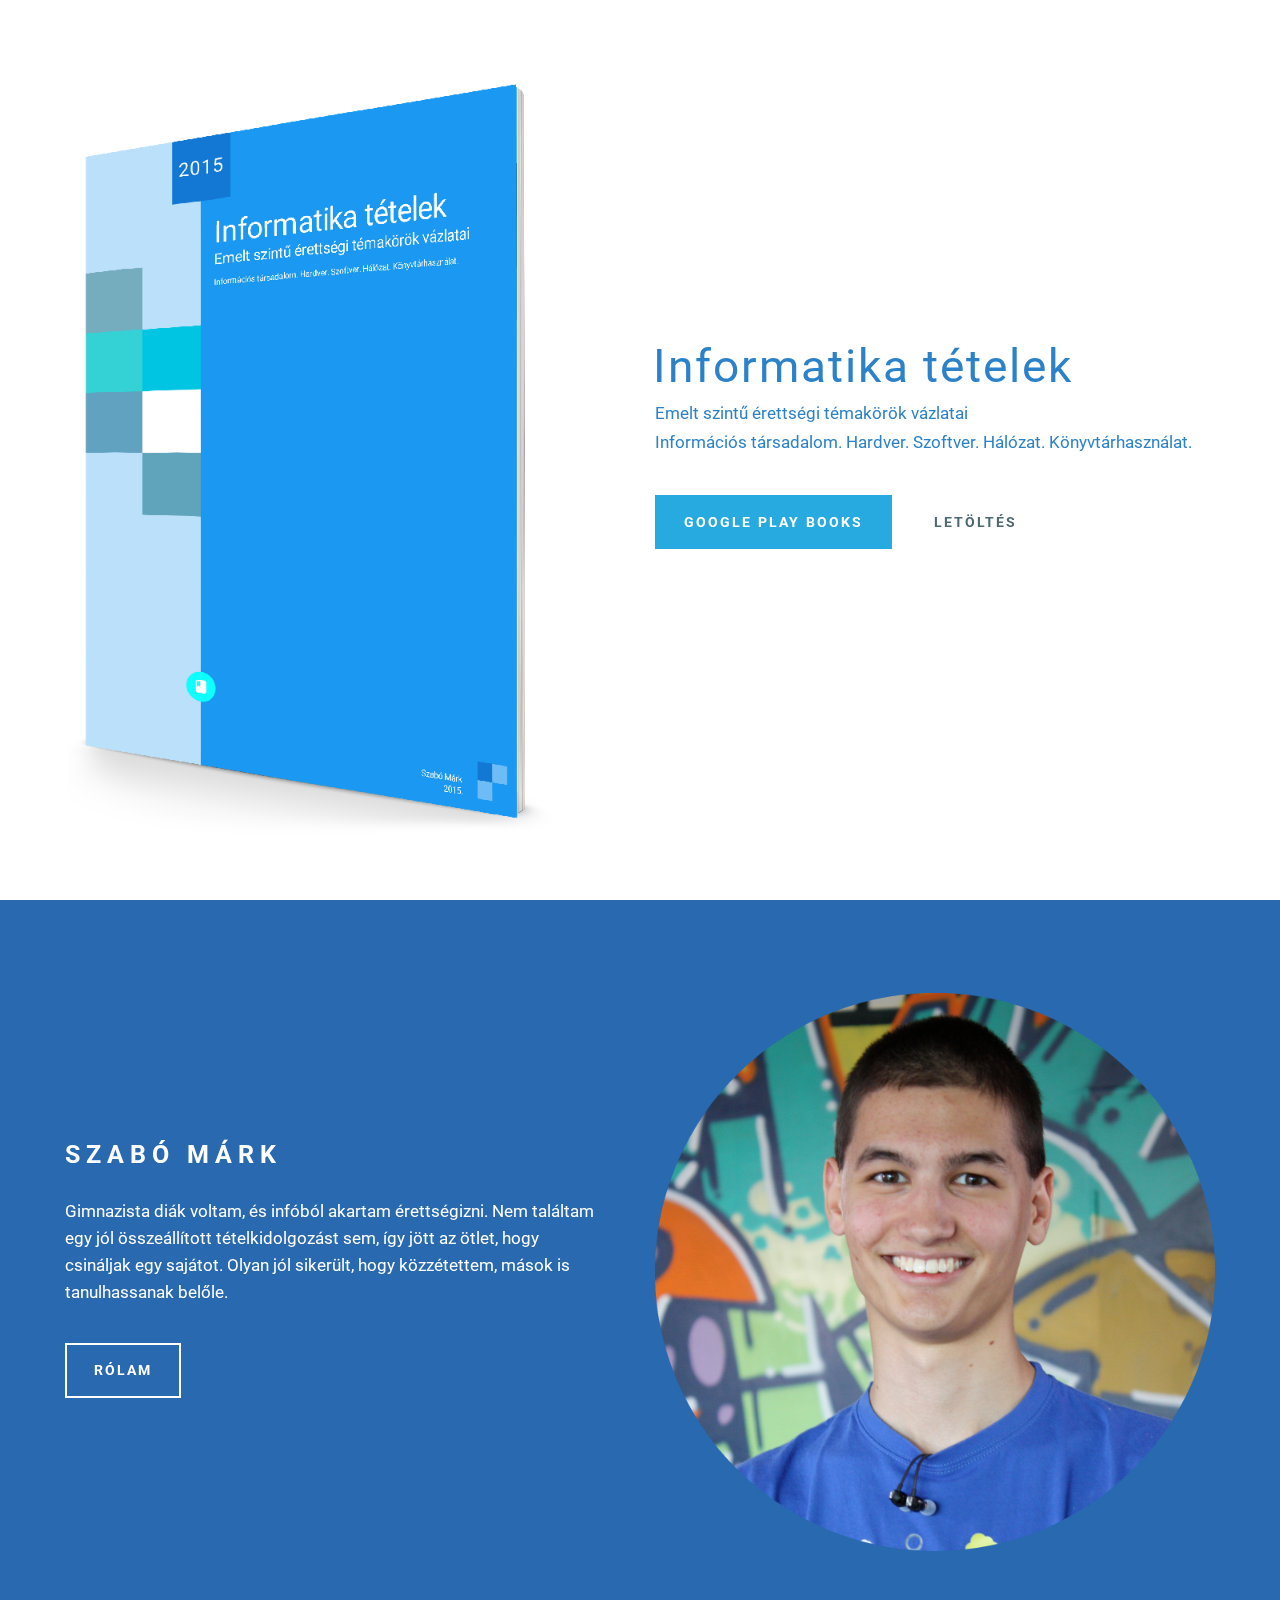
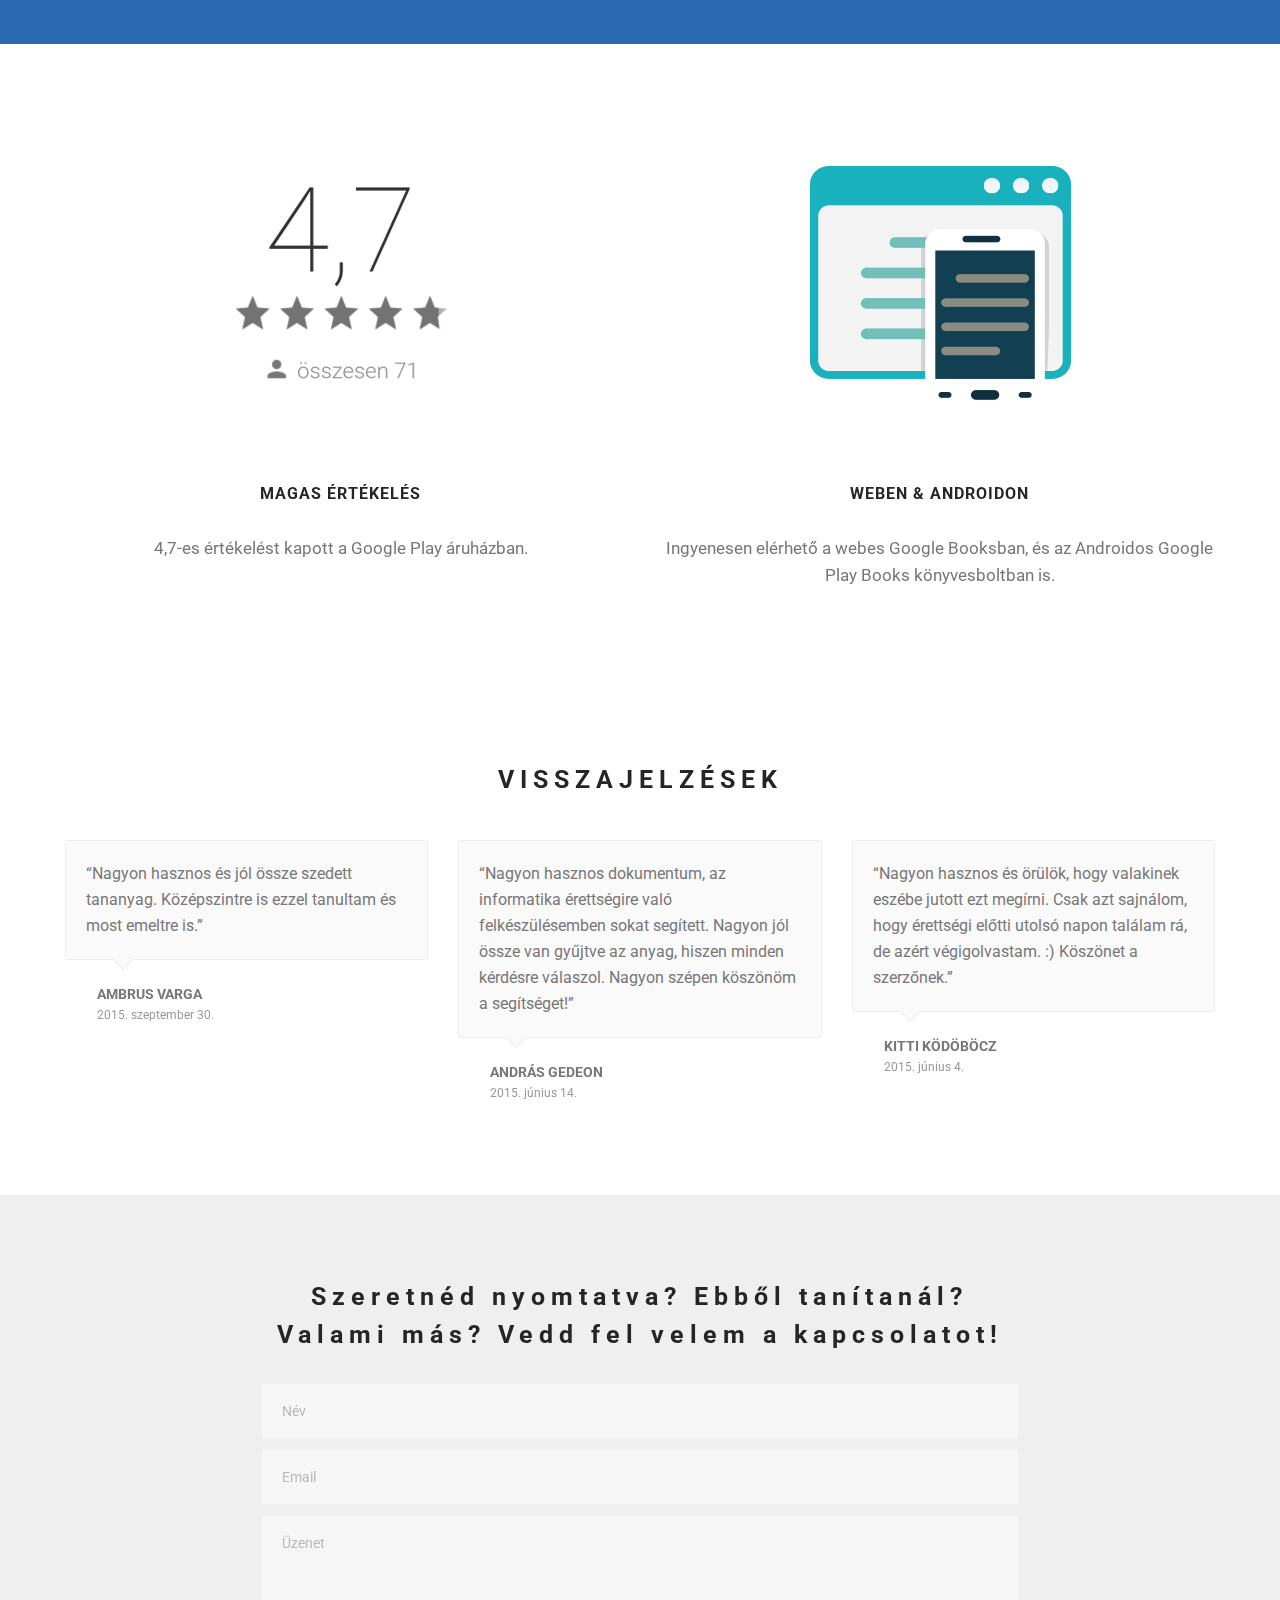
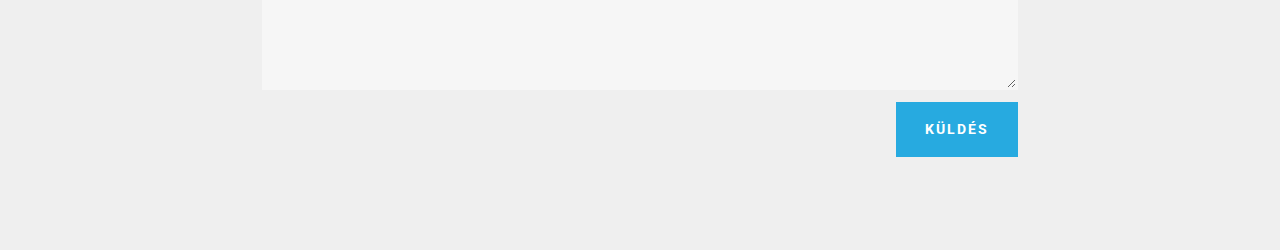
<file: book/index.html>
<!DOCTYPE html>
<html>
<head>
  <!-- Site made with Mobirise Website Builder v2.11.1, https://mobirise.com -->
  <meta charset="UTF-8">
  <meta http-equiv="X-UA-Compatible" content="IE=edge">
  <meta name="viewport" content="width=device-width, initial-scale=1">
  <link rel="shortcut icon" href="assets/images/m-1575x1575-82.png" type="image/x-icon">
  <meta name="description" content="Emelt szintű érettségi témakörök vázlatai. Információs társadalom. Hardver. Szoftver. Hálózat. Könyvtárhasználat.">  
  <meta name="keywords" content="informatika; tételek; érettségi; kidolgozott; kidolgozás; it; szabó márk;">
  <title>Informatika tételek</title>
  <link rel="stylesheet" href="https://fonts.googleapis.com/css?family=Roboto:700,400&amp;subset=cyrillic,latin,greek,vietnamese">
  <link rel="stylesheet" href="assets/bootstrap/css/bootstrap.min.css">
  <link rel="stylesheet" href="assets/animate.css/animate.min.css">
  <link rel="stylesheet" href="assets/mobirise/css/style.css">
  <link rel="stylesheet" href="assets/mobirise/css/mbr-additional.css" type="text/css">
  
  
  
</head>
<body>

<!-- Global site tag (gtag.js) - Google Analytics -->
<script async src="https://www.googletagmanager.com/gtag/js?id=UA-50143291-7"></script>
<script>
  window.dataLayer = window.dataLayer || [];
  function gtag(){dataLayer.push(arguments);}
  gtag('js', new Date());

  gtag('config', 'UA-50143291-7');
</script>
<!-- /Google Analytics -->


<section class="mbr-box mbr-section mbr-section--relative mbr-section--fixed-size mbr-section--full-height mbr-section--bg-adapted mbr-parallax-background" id="header1-1" style="background-image: url(assets/images/cover-copy-5000x2813-77.png);">
    <div class="mbr-box__magnet mbr-box__magnet--sm-padding mbr-box__magnet--center-left">
        
        <div class="mbr-box__container mbr-section__container container">
            <div class="mbr-box mbr-box--stretched"><div class="mbr-box__magnet mbr-box__magnet--center-left">
                <div class="row"><div class=" col-sm-6 col-sm-offset-6">
                    <div class="mbr-hero animated fadeInUp">
                        <h1 class="mbr-hero__text"><span style="font-weight: normal;">Informatika tételek</span></h1>
                        <p class="mbr-hero__subtext">Emelt szintű érettségi témakörök vázlatai<br>Információs társadalom. Hardver. Szoftver. Hálózat. Könyvtárhasználat.<br></p>
                    </div>
                    <div class="mbr-buttons btn-inverse mbr-buttons--left"><a class="mbr-buttons__btn btn btn-lg animated fadeInUp delay btn-info" href="https://play.google.com/store/books/details?id=eGClCQAAQBAJ">GOOGLE PLAY BOOKS</a> <a class="mbr-buttons__btn btn btn-lg animated fadeInUp delay btn-link" href="informatika_tetelek.pdf" onClick=”ga('send', 'event', 'Book', 'download', 'Book');”>LETÖLTÉS</a>  </div>
                </div></div>
            </div></div>
        </div>
        <div class="mbr-arrow mbr-arrow--floating text-center">
            <div class="mbr-section__container container">
                <a class="mbr-arrow__link" href="#msg-box5-6"><i class="glyphicon glyphicon-menu-down"></i></a>
            </div>
        </div>
    </div>
</section>

<section class="engine"><a rel="external" href="https://mobirise.com">responsive layout maker</a></section><section class="mbr-section mbr-section--relative" id="msg-box5-6" style="background-color: rgb(41, 105, 176);">
    
    <div class="mbr-section__container mbr-section__container--isolated container" style="padding-top: 93px; padding-bottom: 93px;">
        <div class="row">
            <div class="mbr-box mbr-box--fixed mbr-box--adapted">
                
                <div class="mbr-box__magnet mbr-class-mbr-box__magnet--center-left col-sm-6 mbr-section__left">
                    <div class="mbr-section__container mbr-section__container--middle">
                        <div class="mbr-header mbr-header--auto-align mbr-header--wysiwyg">
                            <h3 class="mbr-header__text">SZABÓ MÁRK</h3>
                            
                        </div>
                    </div>
                    <div class="mbr-section__container mbr-section__container--middle">
                        <div class="mbr-article mbr-article--auto-align mbr-article--wysiwyg"><p>Gimnazista diák voltam, és infóból akartam érettségizni. Nem találtam egy jól összeállított tételkidolgozást sem, így jött az ötlet, hogy csináljak egy sajátot. Olyan jól sikerült, hogy közzétettem, mások is tanulhassanak belőle.</p></div>
                    </div>
                    <div class="mbr-section__container">
                        <div class="mbr-buttons mbr-buttons--auto-align btn-inverse"><a class="mbr-buttons__btn btn btn-lg btn-default" href="http://marrk.me" target="_blank">RÓLAM</a></div>
                    </div>
                </div>
                <div class="mbr-box__magnet mbr-box__magnet--top-left mbr-section__right col-sm-6">
                    <figure class="mbr-figure mbr-figure--adapted mbr-figure--caption-inside-bottom mbr-figure--full-width"><img src="assets/images/img-5324-circle-2811x2800-78.png" class="mbr-figure__img"></figure>
                </div>
            </div>
        </div>
    </div>
</section>

<section class="mbr-section mbr-section--relative mbr-section--fixed-size" id="features1-5" style="background-color: rgb(255, 255, 255);">
    
    
    <div class="mbr-section__container container mbr-section__container--std-top-padding" style="padding-top: 93px;">
        <div class="mbr-section__row row">
            <div class="mbr-section__col col-xs-12 col-sm-6">
                <div class="mbr-section__container mbr-section__container--center mbr-section__container--middle">
                    <figure class="mbr-figure"><img src="assets/images/untitled-picture-300x300-11.png" class="mbr-figure__img"></figure>
                </div>
                <div class="mbr-section__container mbr-section__container--middle">
                    <div class="mbr-header mbr-header--reduce mbr-header--center mbr-header--wysiwyg">
                        <h3 class="mbr-header__text">MAGAS ÉRTÉKELÉS</h3>
                    </div>
                </div>
                <div class="mbr-section__container mbr-section__container--last" style="padding-bottom: 93px;">
                    <div class="mbr-article mbr-article--wysiwyg">
                        <p>4,7-es értékelést kapott a Google Play áruházban.</p>
                    </div>
                </div>
                
            </div>
            <div class="mbr-section__col col-xs-12 col-sm-6">
                <div class="mbr-section__container mbr-section__container--center mbr-section__container--middle">
                    <figure class="mbr-figure"><img src="assets/images/responsive.png" class="mbr-figure__img"></figure>
                </div>
                <div class="mbr-section__container mbr-section__container--middle">
                    <div class="mbr-header mbr-header--reduce mbr-header--center mbr-header--wysiwyg">
                        <h3 class="mbr-header__text">WEBEN &amp; ANDROIDON</h3>
                    </div>
                </div>
                <div class="mbr-section__container mbr-section__container--last" style="padding-bottom: 93px;">
                    <div class="mbr-article mbr-article--wysiwyg">
                        <p>Ingyenesen elérhető a webes Google Booksban, és az Androidos Google Play Books könyvesboltban is.</p>
                    </div>
                </div>
                
            </div>
            
            
            
            
            
            
            
        </div>
    </div>
</section>

<section class="mbr-section mbr-section--relative mbr-section--fixed-size" id="testimonials1-2" style="background-color: rgb(255, 255, 255);">
    <div>
        
        <div class="mbr-section__container mbr-section__container--std-padding container" style="padding-top: 93px; padding-bottom: 93px;">
            <div class="row">
                <div class="col-sm-12">
                    <h2 class="mbr-section__header">VISSZAJELZÉSEK</h2>
                    <ul class="mbr-reviews mbr-reviews--wysiwyg row">
                        <li class="mbr-reviews__item col-sm-6 col-md-4">
                            <div class="mbr-reviews__text"><p class="mbr-reviews__p">“Nagyon hasznos és jól össze szedett tananyag. Középszintre is ezzel tanultam és most emeltre is.”</p></div>
                            <div class="mbr-reviews__author mbr-reviews__author--short">
                                <div class="mbr-reviews__author-name">AMBRUS VARGA</div>
                                <div class="mbr-reviews__author-bio">2015. szeptember 30.</div>
                            </div>
                        </li><li class="mbr-reviews__item col-sm-6 col-md-4">
                            <div class="mbr-reviews__text"><p class="mbr-reviews__p">“Nagyon hasznos dokumentum, az informatika érettségire való felkészülésemben sokat segített. Nagyon jól össze van gyűjtve az anyag, hiszen minden kérdésre válaszol. Nagyon szépen köszönöm a segítséget!”</p></div>
                            <div class="mbr-reviews__author mbr-reviews__author--short">
                                <div class="mbr-reviews__author-name">ANDRÁS GEDEON</div>
                                <div class="mbr-reviews__author-bio">2015. június 14.</div>
                            </div>
                        </li><li class="mbr-reviews__item col-sm-6 col-md-4">
                            <div class="mbr-reviews__text"><p class="mbr-reviews__p">“Nagyon hasznos és örülök, hogy valakinek eszébe jutott ezt megírni. Csak azt sajnálom, hogy érettségi előtti utolsó napon találam rá, de azért végigolvastam. :) Köszönet a szerzőnek.”</p></div>
                            <div class="mbr-reviews__author mbr-reviews__author--short">
                                <div class="mbr-reviews__author-name">KITTI KÖDÖBÖCZ</div>
                                <div class="mbr-reviews__author-bio">2015. június 4.</div>
                            </div>
                        </li>
                    </ul>
                </div>
            </div>
        </div>
    </div>
</section>

<section class="mbr-section mbr-section--relative mbr-section--fixed-size" id="form1-7" style="background-color: rgb(239, 239, 239);">
    
    <div class="mbr-section__container mbr-section__container--std-padding container" style="padding-top: 93px; padding-bottom: 93px;">
        <div class="row">
            <div class="col-sm-12">
                <div class="row">
                    <div class="col-sm-8 col-sm-offset-2" data-form-type="formoid">
                        <div class="mbr-header mbr-header--center mbr-header--std-padding">
                            <h2 class="mbr-header__text">Szeretnéd nyomtatva? Ebből tanítanál? Valami más? Vedd fel velem a kapcsolatot!</h2>
                        </div>
                        <div data-form-alert="true">
                            <div class="hide" data-form-alert-success="true">Jelentkezni fogok!</div>
                        </div>
                        <form action="https://mobirise.com/" method="post" data-form-title="Szeretnéd nyomtatva? Ebből tanítanál? Valami más? Vedd fel velem a kapcsolatot!">
                            <input type="hidden" value="YLu/4CzFMUXSys/d5Dfz2LBLJ8MC3pn3tF6BpTOSemMn4ODb19GMmei5G4y9ssBDvicCbaha/Phr0POSlrvONeVu3VnEnTO/okP7t4cosna/g0eFQ4gM/txcdgZQeEy2" data-form-email="true">
                            <div class="form-group">
                                <input type="text" class="form-control" name="name" required="" placeholder="Név" data-form-field="Name">
                            </div>
                            <div class="form-group">
                                <input type="email" class="form-control" name="email" required="" placeholder="Email" data-form-field="Email">
                            </div>
                            
                            <div class="form-group">
                                <textarea class="form-control" name="message" rows="7" placeholder="Üzenet" data-form-field="Message"></textarea>
                            </div>
                            <div class="mbr-buttons mbr-buttons--right"><button type="submit" class="mbr-buttons__btn btn btn-lg btn-info">KÜLDÉS</button></div>
                        </form>
                    </div>
                </div>
            </div>
        </div>
    </div>
</section>


  <script src="assets/web/assets/jquery/jquery.min.js"></script>
  <script src="assets/bootstrap/js/bootstrap.min.js"></script>
  <script src="assets/smooth-scroll/SmoothScroll.js"></script>
  <script src="assets/jarallax/jarallax.js"></script>
  <!--[if lte IE 9]>
    <script src="assets/jquery-placeholder/jquery.placeholder.min.js"></script>
  <![endif]-->
  <script src="assets/mobirise/js/script.js"></script>
  <script src="assets/formoid/formoid.min.js"></script>
  
  
</body>
</html>
</file>
<file: book/assets/mobirise/css/mbr-additional.css>
#header1-1 P {
  color: #2c82c9;
  font-size: 17px;
}
#header1-1 H1 {
  color: #2c82c9;
}
#msg-box5-6 .mbr-header__text {
  color: #ffffff;
}
#msg-box5-6 .mbr-header__subtext {
  color: #ffffff;
}
#msg-box5-6 .mbr-article {
  color: #ffffff;
}
#features1-5 P {
  text-align: center;
}
</file>
<file: book/assets/mobirise/css/style.css>
.is-builder .animated {
  -webkit-animation-name: none !important;
  animation-name: none !important;
}
html {
  position: relative;
  min-height: 100%;
}
.mbr-embedded-video {
  position: relative;
}
.mbr-background-video,
.mbr-background-video-preview {
  bottom: 0;
  left: 0;
  overflow: hidden;
  position: absolute;
  right: 0;
  top: 0;
}
.mbr-parallax-background,
.mbr-background {
  background-attachment: fixed !important;
  background-position: 50% 0;
  background-repeat: no-repeat;
  background-size: cover !important;
}
.mbr-hidden-scrollbar .mbr-parallax-background {
  background-size: auto 130%;
}
.mobile .mbr-parallax-background {
  background-attachment: scroll !important;
}
.mbr-background {
  background-attachment: scroll !important;
}
.mbr-navbar {
  position: relative;
  width: 100%;
}
.mbr-navbar:before {
  content: "";
  display: block;
}
.mbr-navbar__brand-link:after,
.mbr-navbar__brand-img {
  max-height: 74px;
}
.mbr-navbar:before,
.mbr-navbar__container {
  height: 98px;
}
.mbr-navbar--ss .mbr-navbar__brand-link:after,
.mbr-navbar--ss .mbr-navbar__brand-img {
  height: 74px;
}
.mbr-navbar--ss:before,
.mbr-navbar--ss .mbr-navbar__container {
  height: 98px;
}
.mbr-navbar--xs .mbr-navbar__brand-link:after,
.mbr-navbar--xs .mbr-navbar__brand-img {
  height: 32px;
}
.mbr-navbar--xs:before,
.mbr-navbar--xs .mbr-navbar__container {
  height: 56px;
}
.mbr-navbar--s .mbr-navbar__brand-link:after,
.mbr-navbar--s .mbr-navbar__brand-img {
  height: 48px;
}
.mbr-navbar--s:before,
.mbr-navbar--s .mbr-navbar__container {
  height: 72px;
}
.mbr-navbar--m .mbr-navbar__brand-link:after,
.mbr-navbar--m .mbr-navbar__brand-img {
  height: 64px;
}
.mbr-navbar--m:before,
.mbr-navbar--m .mbr-navbar__container {
  height: 88px;
}
.mbr-navbar--l .mbr-navbar__brand-link:after,
.mbr-navbar--l .mbr-navbar__brand-img {
  height: 96px;
}
.mbr-navbar--l:before,
.mbr-navbar--l .mbr-navbar__container {
  height: 120px;
}
.mbr-navbar--xl .mbr-navbar__brand-link:after,
.mbr-navbar--xl .mbr-navbar__brand-img {
  height: 128px;
}
.mbr-navbar--xl:before,
.mbr-navbar--xl .mbr-navbar__container {
  height: 152px;
}
.mbr-navbar--short .mbr-navbar__brand-link:after,
.mbr-navbar--short .mbr-navbar__brand-img {
  height: 40px;
}
.mbr-navbar--short:before,
.mbr-navbar--short .mbr-navbar__container {
  height: 64px;
}
.mbr-navbar--short .mbr-navbar__container {
  padding: 12px 0;
}
@media (max-width: 767px) {
  .mbr-navbar--short .mbr-navbar__brand-link:after,
  .mbr-navbar--short .mbr-navbar__brand-img {
    height: 31px;
  }
  .mbr-navbar--short:before,
  .mbr-navbar--short .mbr-navbar__container {
    height: 45px;
  }
  .mbr-navbar--short .mbr-navbar__container {
    padding: 7px 0;
  }
}
.mbr-navbar__brand-img {
  position: relative;
}
.mbr-navbar__brand-img,
.mbr-navbar__container,
.mbr-navbar__section {
  -webkit-transition: all 300ms ease-in-out 0s;
  -o-transition: all 300ms ease-in-out 0s;
  transition: all 300ms ease-in-out 0s;
}
.mbr-navbar__section {
  background: #2c2c2c;
  height: auto;
  position: absolute;
  top: 0;
  width: 100%;
  z-index: 1000;
}
.mbr-navbar__container {
  display: table;
  padding: 12px 0;
  width: 100%;
}
.mbr-navbar__menu-box {
  display: table;
  width: 100%;
}
.mbr-navbar__menu-box--inline-left,
.mbr-navbar__menu-box--inline-center,
.mbr-navbar__menu-box--inline-right {
  display: block;
  text-align: left;
}
.mbr-navbar__menu-box--inline-center {
  text-align: center;
}
.mbr-navbar__menu-box--inline-right {
  text-align: right;
}
.mbr-navbar__column {
  display: table-cell;
  vertical-align: middle;
}
.mbr-navbar__column--xxs {
  width: 1%;
}
.mbr-navbar__column--xs {
  width: 10%;
}
.mbr-navbar__column--s {
  width: 20%;
}
.mbr-navbar__column--m {
  width: 30%;
}
.mbr-navbar__column--l {
  width: 40%;
}
.mbr-navbar__column--xl {
  width: 50%;
}
.mbr-navbar__menu-box--inline-left .mbr-navbar__column,
.mbr-navbar__menu-box--inline-center .mbr-navbar__column,
.mbr-navbar__menu-box--inline-right .mbr-navbar__column {
  display: inline-block;
}
.mbr-navbar__items {
  float: left;
  padding-left: 0px;
  position: relative;
  left: -20px;
}
.mbr-navbar__items--right {
  float: right;
  left: 0;
}
.float-left {
  float: left;
}
.mbr-navbar__item {
  display: block;
  float: left;
  position: relative;
}
.mbr-navbar__hamburger {
  display: none;
  margin-top: -11px;
  position: absolute;
  right: 0;
  top: 50%;
  z-index: 10000;
}
.mbr-navbar--collapsed .mbr-navbar__container {
  position: relative;
}
.mbr-navbar--collapsed .mbr-navbar__column {
  display: block;
  width: 100%;
}
.mbr-navbar--collapsed .mbr-navbar__items--right {
  padding-top: 13px;
}
.mbr-navbar--collapsed .mbr-navbar__menu {
  background: rgba(0, 0, 0, 0.9);
  display: none;
  height: 100%;
  left: 0;
  position: fixed;
  top: 0;
  width: 100%;
  z-index: 9999;
}
.mbr-navbar--collapsed .mbr-navbar__menu-box {
  display: table-cell;
  vertical-align: middle;
}
.mbr-navbar--collapsed .mbr-navbar__items {
  float: none;
}
.mbr-navbar--collapsed .mbr-navbar__item {
  float: none;
}
.mbr-navbar--collapsed .mbr-navbar__hamburger {
  display: block;
}
.mbr-navbar--collapsed.mbr-navbar--open .mbr-navbar__menu {
  display: table;
}
.mbr-navbar--collapsed.mbr-navbar--open:not(.mbr-navbar--sticky) .mbr-navbar__section {
  background: none;
  position: fixed;
}
.mbr-navbar--collapsed.mbr-navbar--open .mbr-navbar__brand {
  visibility: hidden;
}
.mbr-navbar--collapsed.mbr-navbar--sticky.mbr-navbar--open .mbr-navbar__brand {
  visibility: visible;
}
.mbr-navbar--collapsed.mbr-navbar--open .mbr-navbar__brand-img,
.mbr-navbar--collapsed.mbr-navbar--open .mbr-navbar__container {
  -webkit-transition: none;
  -o-transition: none;
  transition: none;
}
.mbr-navbar--freeze.mbr-navbar--collapsed.mbr-navbar--open .mbr-navbar__hamburger,
.mbr-navbar--freeze.mbr-navbar--collapsed.mbr-navbar--open .mbr-navbar__hamburger:hover {
  color: #fff !important;
}
.mbr-navbar--sticky .mbr-navbar__section {
  position: fixed;
}
.mbr-navbar--absolute {
  position: absolute;
}
/* fix for popup menu conflict */
@media (max-width: 480px) {
  .mbr-navbar--absolute.mbr-navbar[id^=menu-] {
    position: absolute;
  }
}
.mbr-navbar--transparent .mbr-navbar__section {
  background: none;
}
.mbr-navbar--stuck .mbr-navbar__section,
.mbr-navbar--relative .mbr-navbar__section {
  background: #2c2c2c;
}
@media (max-width: 991px) {
  .mbr-navbar--auto-collapse .mbr-navbar__container {
    position: relative;
  }
  .mbr-navbar--auto-collapse .mbr-navbar__column {
    display: block;
    width: 100%;
  }
  .mbr-navbar__column {
    max-height: 100vh;
    overflow-x: hidden;
    overflow-y:auto;
  }
  .mbr-navbar__column::-webkit-scrollbar {
    display:none;
  }
  .mbr-navbar--auto-collapse .mbr-navbar__items--right {
    padding-top: 13px;
  }
  .mbr-navbar--auto-collapse .mbr-navbar__menu {
    background: rgba(0, 0, 0, 0.9);
    display: none;
    height: 100%;
    left: 0;
    position: fixed;
    top: 0;
    width: 100%;
    z-index: 9999;
  }
  .mbr-navbar--auto-collapse .mbr-navbar__menu-box {
    display: table-cell;
    vertical-align: middle;
  }
  .mbr-navbar--auto-collapse .mbr-navbar__items {
    float: none;
  }
  .mbr-navbar--auto-collapse .mbr-navbar__item {
    float: none;
  }
  .mbr-navbar--auto-collapse .mbr-navbar__hamburger {
    display: block;
  }
  .mbr-navbar--auto-collapse.mbr-navbar--open .mbr-navbar__menu {
    display: table;
  }
  .mbr-navbar--auto-collapse.mbr-navbar--open:not(.mbr-navbar--sticky) .mbr-navbar__section {
    background: none;
    position: fixed;
  }
  .mbr-navbar--auto-collapse.mbr-navbar--open .mbr-navbar__brand {
    visibility: hidden;
  }
  .mbr-navbar--auto-collapse.mbr-navbar--sticky.mbr-navbar--open .mbr-navbar__brand {
    visibility: visible;
  }
  .mbr-navbar--auto-collapse.mbr-navbar--open .mbr-navbar__brand-img,
  .mbr-navbar--auto-collapse.mbr-navbar--open .mbr-navbar__container {
    -webkit-transition: none;
    -o-transition: none;
    transition: none;
  }
}
.mbr-after-navbar:before {
  content: "";
  display: block;
  height: 98px;
}
.mbr-hamburger {
  cursor: pointer;
  height: 23px;
  width: 30px;
}
.mbr-hamburger:focus {
  outline: none;
}
.mbr-hamburger__line,
.mbr-hamburger__line:before,
.mbr-hamburger__line:after {
  content: "";
  position: absolute;
  display: block;
  height: 1px;
  cursor: pointer;
}
.mbr-hamburger__line,
.mbr-hamburger__line:before,
.mbr-hamburger__line:after {
  width: 30px;
  border-bottom: 5px solid;
  top: 9px;
}
.mbr-hamburger__line:before {
  top: -9px;
}
.mbr-hamburger__line:after {
  top: 9px;
}
.mbr-hamburger__line,
.mbr-hamburger__line:before,
.mbr-hamburger__line:after {
  -webkit-transition: all 300ms ease-in-out;
  transition: all 300ms ease-in-out;
}
.mbr-hamburger--open .mbr-hamburger__line {
  border-color: transparent;
}
.mbr-hamburger--open .mbr-hamburger__line:before,
.mbr-hamburger--open .mbr-hamburger__line:after {
  top: 0;
}
.mbr-hamburger--open .mbr-hamburger__line:before {
  -ms-transform: rotate(45deg);
  -webkit-transform: rotate(45deg);
  transform: rotate(45deg);
}
.mbr-hamburger--open .mbr-hamburger__line:after {
  top: 10px;
  -ms-transform: translatey(-10px) rotate(-45deg);
  -webkit-transform: translatey(-10px) rotate(-45deg);
  transform: translatey(-10px) rotate(-45deg);
}
@media (max-width: 767px) {
  .mbr-hamburger {
    height: 23px;
    width: 27px;
  }
  .mbr-hamburger__line,
  .mbr-hamburger__line:before,
  .mbr-hamburger__line:after {
    width: 27px;
    border-bottom: 4px solid;
    top: 9px;
  }
  .mbr-hamburger__line:before {
    top: -9px;
  }
  .mbr-hamburger__line:after {
    top: 9px;
  }
}
.mbr-brand {
  display: block;
  float: left;
  position: relative;
}
.mbr-brand,
.mbr-brand:hover {
  text-decoration: none;
}
.mbr-brand__name {
  display: block;
  font-weight: bold;
  margin-top: 5px;
  text-align: center;
}
.mbr-brand__name,
.mbr-brand__name:hover {
  text-decoration: none;
}
.mbr-brand--inline {
  display: table;
}
.mbr-brand--inline:after {
  content: "";
  display: table-cell;
  width: 1px;
}
.mbr-brand--inline .mbr-brand__logo,
.mbr-brand--inline .mbr-brand__name {
  display: table-cell;
  vertical-align: middle;
}
.mbr-brand--inline .mbr-brand__logo {
  padding-right: 10px;
}
.mbr-brand--inline .mbr-brand__name {
  margin: 0;
  text-align: left;
}
.mbr-form {
  display: table;
  margin-top: -13px;
  position: relative;
  top: 14px;
  width: 100%;
}
.mbr-form__left,
.mbr-form__right {
  display: table-cell;
  vertical-align: top;
}
.mbr-form__left {
  padding-right: 3px;
}
.mbr-form__right {
  width: 1px;
}
@media (max-width: 530px) {
  .mbr-form {
    display: block;
    margin-top: -27px;
    position: relative;
    top: 26px;
  }
  .mbr-form__left,
  .mbr-form__right {
    display: block;
  }
  .mbr-form__left {
    margin-bottom: 12px;
    padding-right: 0;
  }
  .mbr-form__right {
    width: 100%;
  }
}
.mbr-section {
  padding: 0 20px;
}
.mbr-section--no-padding {
  padding: 0;
}
.mbr-section--relative {
  position: relative;
}
.mbr-section--fixed-size {
  overflow: hidden;
}
.mbr-section--full-height {
  height: 100vh;
}
.mbr-section--full-height.mbr-after-navbar:before {
  display: none;
}
.mbr-section--bg-adapted {
  background-attachment: scroll;
  background-position: 50% 0;
  background-repeat: no-repeat;
  background-size: cover;
}
.mbr-section--gray {
  background-color: #444444;
}
.mbr-section--light-gray {
  background-color: #f0f0f0;
}
.mbr-section--dark-gray {
  background-color: #3c3c3c;
}
.mbr-section__container {
  padding: 0;
  position: relative;
  z-index: 3;
}
.mbr-section__container--center {
  text-align: center;
}
.mbr-section__container--std-padding {
  padding: 93px 0;
}
.mbr-section__container--std-top-padding {
  padding-top: 93px;
}
.mbr-section__container--std-bot-padding {
  padding-bottom: 93px;
}
.mbr-section__container--sm-padding {
  padding: 41px 0;
}
.mbr-section__container--sm-top-padding {
  padding-top: 41px;
}
.mbr-section__container--sm-bot-padding {
  padding-bottom: 41px;
}
.mbr-section__container--isolated {
  padding-bottom: 93px;
  padding-top: 93px;
}
.mbr-section__container--first {
  padding-top: 93px;
  padding-bottom: 41px;
}
.mbr-section__container--middle {
  padding-bottom: 41px;
}
.mbr-section__container--last {
  padding-bottom: 93px;
}
.mbr-section__row {
  margin-left: -24px;
  margin-right: -24px;
}
.mbr-section__col {
  overflow: hidden;
  padding-left: 24px;
  padding-right: 24px;
}
.mbr-section__left {
  padding-right: 40px;
}
.mbr-section__right {
  padding-left: 15px;
}
.mbr-section__header {
  line-height: 1.5em;
  margin: -10px 0 0;
  text-align: center;
}
@media (min-width: 768px) {
  .mbr-section--short-paddings .mbr-section__container--std-padding {
    padding: 59px 0;
  }
  .mbr-section--short-paddings .mbr-section__container--std-top-padding {
    padding-top: 59px;
  }
  .mbr-section--short-paddings .mbr-section__container--std-bot-padding {
    padding-bottom: 59px;
  }
  .mbr-section--short-paddings .mbr-section__container--sm-padding {
    padding: 41px 0;
  }
  .mbr-section--short-paddings .mbr-section__container--sm-top-padding {
    padding-top: 41px;
  }
  .mbr-section--short-paddings .mbr-section__container--sm-bot-padding {
    padding-bottom: 41px;
  }
  .mbr-section--short-paddings .mbr-section__container--isolated {
    padding-bottom: 59px;
    padding-top: 59px;
  }
  .mbr-section--short-paddings .mbr-section__container--first {
    padding-top: 59px;
    padding-bottom: 41px;
  }
  .mbr-section--short-paddings .mbr-section__container--middle {
    padding-bottom: 41px;
  }
  .mbr-section--short-paddings .mbr-section__container--last {
    padding-bottom: 59px;
  }
}
@media (max-width: 767px) {
  .mbr-section__left {
    padding-right: 15px;
  }
  .mbr-section__right {
    padding-left: 15px;
    padding-top: 51px;
  }
}
.mbr-arrow {
  bottom: 71px;
  left: 0;
  line-height: 1px;
  padding: 0 20px;
  position: absolute;
  width: 100%;
  z-index: 3;
}
.mbr-arrow__link {
  display: inline-block;
  font-size: 26px;
}
.mbr-arrow__link,
.mbr-arrow__link:hover,
.mbr-arrow__link:focus {
  color: #fff;
}
.mbr-arrow--floating .mbr-arrow__link {
  -webkit-animation: floating-arrow 1.6s infinite ease-in-out 0s;
  -o-animation: floating-arrow 1.6s infinite ease-in-out 0s;
  animation: floating-arrow 1.6s infinite ease-in-out 0s;
}
@-webkit-keyframes floating-arrow {
  from {
    -webkit-transform: translateY(0);
    transform: translateY(0);
  }
  65% {
    -webkit-transform: translateY(11px);
    transform: translateY(11px);
  }
  to {
    -webkit-transform: translateY(0);
    transform: translateY(0);
  }
}
@-o-keyframes floating-arrow {
  from {
    -webkit-transform: translateY(0);
    transform: translateY(0);
  }
  65% {
    -webkit-transform: translateY(11px);
    transform: translateY(11px);
  }
  to {
    -webkit-transform: translateY(0);
    transform: translateY(0);
  }
}
@keyframes floating-arrow {
  from {
    -webkit-transform: translateY(0);
    transform: translateY(0);
  }
  65% {
    -webkit-transform: translateY(11px);
    transform: translateY(11px);
  }
  to {
    -webkit-transform: translateY(0);
    transform: translateY(0);
  }
}
.mbr-arrow--dark .mbr-arrow__link,
.mbr-arrow--dark .mbr-arrow__link:hover,
.mbr-arrow--dark .mbr-arrow__link:focus {
  color: #252525;
}
@media (max-width: 767px) {
  .mbr-arrow {
    bottom: 41px;
  }
}
@media (max-width: 320px) {
  .mbr-arrow {
    bottom: 21px;
    text-align: center;
  }
}
@media all and (device-width: 320px) and (device-height: 568px) and (orientation: portrait) {
  .mbr-arrow {
    bottom: 31px;
  }
}
.mbr-box {
  display: table;
  width: 100%;
}
.mbr-box--fixed {
  table-layout: fixed;
}
.mbr-box--stretched {
  height: 100%;
}
.mbr-box__magnet {
  display: table-cell;
  float: none;
  height: 100%;
  margin-bottom: 0;
  margin-top: 0;
  text-align: center;
  vertical-align: middle;
}
.mbr-box__magnet--sm-padding {
  padding: 41px 0;
}
.mbr-box__magnet--top-left,
.mbr-box__magnet--top-center,
.mbr-box__magnet--top-right {
  vertical-align: top;
}
.mbr-box__magnet--bottom-left,
.mbr-box__magnet--bottom-center,
.mbr-box__magnet--bottom-right {
  vertical-align: bottom;
}
.mbr-box__magnet--top-left,
.mbr-box__magnet--center-left,
.mbr-box__magnet--bottom-left {
  text-align: left;
}
.mbr-box__magnet--top-right,
.mbr-box__magnet--center-right,
.mbr-box__magnet--bottom-right {
  text-align: right;
}
.mbr-box__container {
  height: 50%;
}
@media (max-width: 767px) {
  .mbr-box__container {
    height: 100%;
  }
  .mbr-box--adapted {
    display: block;
  }
  .mbr-box--adapted > .mbr-box__magnet {
    display: block;
    height: auto;
  }
}
.mbr-overlay {
  background: #222;
  bottom: 0;
  left: 0;
  position: absolute;
  right: 0;
  top: 0;
  z-index: 2;
}
.mbr-google-map__marker {
  color: #252525;
  display: none;
  margin: 0;
}
.mbr-google-map--loaded .mbr-google-map__marker {
  display: block;
}
.mbr-hero {
  color: #fff;
  position: relative;
}
.mbr-hero__text {
  font-size: 46px;
  font-weight: bold;
  left: -2px;
  letter-spacing: 2px;
  line-height: 50px;
  margin: -18px 0 1px 0;
  padding-bottom: 41px;
  position: relative;
  top: 8px;
}
.mbr-hero__subtext {
  font-size: 21px;
  line-height: 29px;
  margin: -32px 0 3px 0;
  padding: 0 0 41px 0;
  position: relative;
  top: 6px;
}
.mbr-figure {
  display: inline-block;
  line-height: 1px;
  margin: 0;
  max-width: 100%;
  overflow: hidden;
  position: relative;
}
.mbr-figure--no-bg {
  background: none;
}
.mbr-figure--full-width {
  display: block;
  width: 100%;
}
.mbr-figure.mbr-after-navbar:before {
  display: none;
}
.mbr-figure--full-width iframe,
.mbr-figure--full-width .mbr-figure__img,
.mbr-figure--full-width .mbr-figure__map {
  width: 100%;
}
.mbr-figure iframe,
.mbr-figure__img,
.mbr-figure__map {
  max-width: 100%;
}
.mbr-figure__map {
  height: 400px;
  line-height: 1.3em;
}
.mbr-figure__map--short {
  height: 300px;
}
.mbr-figure__caption {
  background: rgba(0, 0, 0, 0.5);
  bottom: 0;
  color: #fff;
  display: block;
  font-size: 17px;
  left: 0;
  line-height: 1.3em;
  min-height: 53px;
  padding: 17px 20px;
  position: absolute;
  text-align: left;
  width: 100%;
}
.mbr-figure__caption--no-padding {
  padding: 17px 0;
}
.mbr-figure--wysiwyg .mbr-figure__caption a,
.mbr-figure--wysiwyg .mbr-figure__caption a:hover {
  color: inherit;
  text-decoration: underline;
}
.mbr-figure--caption-inside-top .mbr-figure__caption {
  bottom: auto;
  top: 0;
}
.mbr-figure--caption-outside-top .mbr-figure__caption,
.mbr-figure--caption-outside-bottom .mbr-figure__caption {
  background: none;
  position: relative;
}
.mbr-figure--no-bg.mbr-figure--caption-outside-top .mbr-figure__caption,
.mbr-figure--no-bg.mbr-figure--caption-outside-bottom .mbr-figure__caption {
  color: #252525;
}
.mbr-figure--no-bg.mbr-figure--caption-outside-top .mbr-figure__caption {
  margin-top: -3px;
  padding-top: 0;
}
.mbr-figure--no-bg.mbr-figure--caption-outside-bottom .mbr-figure__caption {
  margin-top: -2px;
  padding-bottom: 0;
  top: 2px;
}
.mbr-figure__caption--std-grid {
  background: none;
  z-index: 2;
}
@media (min-width: 768px) {
  .mbr-figure__caption--std-grid {
    width: 715px;
    left: 50%;
    margin-left: -357.5px;
    padding: 17px 0;
  }
}
@media (min-width: 992px) {
  .mbr-figure__caption--std-grid {
    width: 935px;
    margin-left: -467.5px;
  }
}
@media (min-width: 1200px) {
  .mbr-figure__caption--std-grid {
    width: 1150px;
    margin-left: -575px;
  }
}
.mbr-figure__caption--std-grid:before {
  bottom: 0;
  content: "";
  position: absolute;
  top: 0;
  width: 200%;
  z-index: -1;
  margin-left: -50%;
}
.mbr-figure--caption-inside-top .mbr-figure__caption--std-grid:before,
.mbr-figure--caption-inside-bottom .mbr-figure__caption--std-grid:before {
  background: rgba(0, 0, 0, 0.6);
}
.mbr-figure__caption-small {
  color: #ccc;
  display: block;
  font-size: 14px;
  line-height: 1.3em;
}
.mbr-figure--no-bg.mbr-figure--caption-outside-top .mbr-figure__caption-small,
.mbr-figure--no-bg.mbr-figure--caption-outside-bottom .mbr-figure__caption-small {
  color: #777;
}
@media (max-width: 767px) {
  .mbr-figure--adapted {
    display: block;
    width: 100%;
  }
  .mbr-figure--adapted iframe,
  .mbr-figure--adapted .mbr-figure__img,
  .mbr-figure--adapted .mbr-figure__map {
    width: 100%;
  }
  .mbr-figure--caption-inside-top .mbr-figure__caption,
  .mbr-figure--caption-inside-bottom .mbr-figure__caption {
    background: none;
    position: relative;
  }
  .mbr-figure--caption-inside-top .mbr-figure__caption--std-grid:before,
  .mbr-figure--caption-inside-bottom .mbr-figure__caption--std-grid:before {
    display: none;
  }
}
.mbr-reviews {
  list-style: none;
  margin: 0 -15px;
  padding: 3px 0 0 0;
}
.mbr-reviews__item {
  position: relative;
  margin-top: 39px;
}
.mbr-reviews__text {
  background: #fafafa;
  border-radius: 3px;
  border: 1px solid #ededed;
  color: #777;
  font-size: 16px;
  line-height: 26px;
  padding: 20px;
  position: relative;
}
.mbr-reviews__text:before {
  -webkit-transform: rotate(45deg);
  -ms-transform: rotate(45deg);
  -o-transform: rotate(45deg);
  transform: rotate(45deg);
  width: 14px;
  height: 14px;
  background-color: #fafafa;
  border-color: #ededed;
  border-style: none solid solid none;
  border-width: 0 1px 1px 0;
  bottom: -8px;
  content: "";
  display: block;
  left: 50px;
  position: absolute;
}
.mbr-reviews__p {
  margin: 0;
}
.mbr-reviews__author {
  margin-top: 30px;
  padding-left: 102px;
  position: relative;
}
.mbr-reviews__author--short {
  margin-top: 27px;
  padding-left: 32px;
}
.mbr-reviews__author-img {
  width: 50px;
  height: 50px;
  border-radius: 50%;
  left: 33px;
  position: absolute;
  top: 0;
}
.mbr-reviews__author-name {
  color: #777;
  font-size: 14px;
  font-weight: bold;
  position: relative;
  top: -3px;
}
.mbr-reviews__author-bio {
  color: #999;
  font-size: 12px;
}
@media (max-width: 767px) {
  .mbr-reviews__author {
    padding-bottom: 32px;
  }
  .mbr-reviews__author--short {
    padding-bottom: 1px;
  }
}
@media (min-width: 768px) and (max-width: 991px) {
  .mbr-reviews__item:nth-of-type(2n+1) {
    clear: left;
  }
}
@media (min-width: 992px) {
  .mbr-reviews__item:nth-of-type(3n+1) {
    clear: left;
  }
}
@media (max-width: 991px) {
  .mbr-header--reduce .mbr-header__text {
    padding-top: 1em;
    margin-top: -1em;
  }
}
.mbr-header {
  margin-top: -20px;
  padding: 0;
  position: relative;
  text-align: left;
  top: 10px;
}
.mbr-header--std-padding {
  padding-bottom: 41px;
}
.mbr-header--center {
  text-align: center;
}
.mbr-header__text {
  display: block;
  font-size: 25px;
  font-weight: bold;
  letter-spacing: 6px;
  line-height: 1.5em;
  margin: 0;
}
.mbr-header__subtext {
  color: #777;
  font-size: 14px;
  font-style: italic;
  letter-spacing: 1px;
  margin: 8px 0 7px 0;
}
.mbr-header--inline {
  margin-top: 0;
  padding: 41px 0 28px 0;
  top: 0;
}
.mbr-header--inline .mbr-header__text {
  letter-spacing: 4px;
  line-height: 1em;
  margin: 15px 0 0 0;
}
@media (max-width: 767px) {
  .mbr-header--inline {
    padding: 47px 0 38px 0;
  }
  .mbr-header--inline .mbr-header__text {
    display: block;
    margin: 0 0 38px 0;
  }
  .mbr-header--auto-align .mbr-header__text,
  .mbr-header--auto-align .mbr-header__subtext {
    left: 0;
    text-align: center !important;
  }
}
@media (min-width: 768px) {
  .mbr-header--reduce {
    margin-top: -5px;
    top: 2px;
  }
  .mbr-header--reduce .mbr-header__text {
    font-size: 16px;
    letter-spacing: 1px;
    line-height: 1.1em;
    padding-top: 0.4em;
    margin-top: -0.4em;
  }
}
.mbr-social-icons__icon {
  -webkit-transition: all 0.2s ease-in-out 0s;
  -o-transition: all 0.2s ease-in-out 0s;
  transition: all 0.2s ease-in-out 0s;
  color: #fff;
  cursor: pointer;
  display: inline-block;
  font-size: 29px;
  height: 56px;
  line-height: 61px;
  margin: 0 10px 13px 0;
  position: relative;
  text-align: center;
  width: 56px;
}
.mbr-social-icons__icon:hover {
  color: #fff;
}
.mbr-social-icons--style-1 .mbr-social-icons__icon:hover {
  background: #252525 !important;
}
.mbr-contacts {
  color: #9c9c9c;
  font-size: 14px;
  line-height: 1.7em;
  padding: 45px 0 46px;
}
.mbr-contacts__img {
  max-width: 100%;
  margin: 6px 0 5px 40px;
}
.mbr-contacts__img--left {
  margin-left: 0;
}
.mbr-contacts__text {
  margin: 0;
}
.mbr-contacts__header {
  color: #fff;
  font-size: 14px;
  letter-spacing: 1px;
  margin-bottom: 20px;
  margin-top: 3px;
}
.mbr-contacts__list {
  list-style: none;
  margin: 0;
  padding: 0;
}
@media (max-width: 767px) {
  .mbr-contacts__img {
    margin-bottom: 10px;
  }
  .mbr-contacts__header {
    margin-top: 20px;
    margin-bottom: 10px;
  }
  .mbr-contacts__column {
    margin-top: 37px;
  }
}
.mbr-footer {
  color: #9c9c9c;
  font-size: 13px;
  letter-spacing: 1px;
  line-height: 1.5em;
  padding: 37px 0 39px;
  word-spacing: 1px;
}
.mbr-footer__copyright {
  margin: 0;
}
.mbr-buttons {
  margin: -26px 0 13px 0;
  position: relative;
  text-align: left;
  top: 26px;
}
.mbr-buttons__btn,
.mbr-buttons__link {
  margin: 0 10px 13px 0;
}
.mbr-buttons__btn,
.mbr-buttons__link,
.mbr-buttons__btn:hover,
.mbr-buttons__link:hover {
  text-decoration: none;
}
.mbr-buttons--top {
  top: 44px;
  margin-top: -62px;
}
.mbr-buttons--no-offset {
  margin-top: 0;
  top: 0;
}
.mbr-buttons--only-links {
  left: -20px;
}
.mbr-buttons--center {
  left: 5px;
  text-align: center;
}
.mbr-buttons--center.mbr-buttons--only-links {
  left: 0;
}
.mbr-buttons--right {
  text-align: right;
}
.mbr-buttons--right .mbr-buttons__btn,
.mbr-buttons--right .mbr-buttons__link {
  margin: 0 0 13px 10px;
}
.mbr-buttons--right.mbr-buttons--only-links {
  left: 20px;
}
.mbr-buttons--activated {
  left: 5px;
  text-align: center;
}
.mbr-buttons--activated .mbr-buttons__btn,
.mbr-buttons--activated .mbr-buttons__link {
  margin-left: 0;
  margin-right: 0;
}
.mbr-buttons--activated .mbr-buttons__link {
  font-size: 25px;
  padding: 10px 30px 2px;
}
.mbr-buttons--activated .mbr-buttons__btn {
  font-size: 15px;
  margin-top: 9px;
  padding: 15px 30px;
}
.mbr-buttons--freeze.mbr-buttons--activated .mbr-buttons__link {
  font-size: 25px !important;
}
.mbr-buttons--freeze.mbr-buttons--activated .mbr-buttons__link,
.mbr-buttons--freeze.mbr-buttons--activated .mbr-buttons__link:hover {
  color: #fff !important;
}
.mbr-buttons--freeze.mbr-buttons--activated .mbr-buttons__btn {
  font-size: 15px !important;
}
@media (max-width: 991px) {
  .mbr-buttons {
    top: 0;
  }
  .mbr-buttons:first-child {
    margin-top: 0;
  }
  .mbr-buttons--active {
    left: 5px;
    text-align: center;
  }
  .mbr-buttons--active .mbr-buttons__btn,
  .mbr-buttons--active .mbr-buttons__link {
    margin-left: 0;
    margin-right: 0;
  }
  .mbr-buttons--right.mbr-buttons--only-links {
    left: 0;
  }
  .mbr-buttons--active .mbr-buttons__link {
    font-size: 25px;
    padding: 10px 30px 2px;
  }
  .mbr-buttons--active .mbr-buttons__btn {
    font-size: 15px;
    margin-top: 9px;
    padding: 15px 30px;
  }
  .mbr-buttons--freeze.mbr-buttons--active .mbr-buttons__link {
    font-size: 25px !important;
  }
  .mbr-buttons--freeze.mbr-buttons--active .mbr-buttons__link,
  .mbr-buttons--freeze.mbr-buttons--active .mbr-buttons__link:hover {
    color: #fff !important;
  }
  .mbr-buttons--freeze.mbr-buttons--active .mbr-buttons__btn {
    font-size: 15px !important;
  }
}
@media (max-width: 767px) {
  .mbr-buttons--auto-align {
    left: 5px;
    margin-top: -26px;
    text-align: center;
    top: 26px;
  }
  .mbr-buttons--auto-align.mbr-buttons--only-links {
    left: 0;
  }
}
@media (max-width: 530px) {
  .mbr-buttons {
    left: 0;
  }
  .mbr-buttons__btn,
  .mbr-buttons__link,
  .mbr-buttons--right .mbr-buttons__btn,
  .mbr-buttons--right .mbr-buttons__link {
    display: inline-block;
    margin: 0 0 13px 0;
    text-align: center;
    width: 100%;
  }
  .mbr-buttons--activated .mbr-buttons__btn,
  .mbr-buttons--activated .mbr-buttons__link,
  .mbr-buttons--active .mbr-buttons__btn,
  .mbr-buttons--active .mbr-buttons__link {
    width: auto;
  }
  .mbr-buttons--activated .mbr-buttons__btn,
  .mbr-buttons--active .mbr-buttons__btn {
    margin-top: 9px;
  }
}
.mbr-article {
  color: #777;
  font-size: 17px;
  line-height: 27px;
  text-align: left;
  position: relative;
  margin-top: -21px;
  top: 14px;
}
.mbr-article--wysiwyg h1,
.mbr-article--wysiwyg h2,
.mbr-article--wysiwyg h3,
.mbr-article--wysiwyg h4,
.mbr-article--wysiwyg h5,
.mbr-article--wysiwyg h6 {
  color: #252525;
  display: block;
  font-weight: bold;
  line-height: 1.3em;
  text-align: left;
}
.mbr-article--wysiwyg h1 {
  font-size: 27px;
  letter-spacing: 3px;
}
.mbr-article--wysiwyg h2 {
  font-size: 23px;
  letter-spacing: 2px;
}
.mbr-article--wysiwyg h3 {
  font-size: 19px;
  letter-spacing: 1px;
}
.mbr-article--wysiwyg h4 {
  font-size: 14px;
}
.mbr-article--wysiwyg h5 {
  font-size: 11px;
}
.mbr-article--wysiwyg h6 {
  font-size: 10px;
}
.mbr-article--wysiwyg p,
.mbr-article--wysiwyg ul,
.mbr-article--wysiwyg ol,
.mbr-article--wysiwyg blockquote {
  margin: 0 0 10px 0;
}
.mbr-article--wysiwyg blockquote {
  font-size: 17px;
  border-color: #f97352;
}
@media (max-width: 767px) {
  .mbr-article--auto-align.mbr-article--wysiwyg p,
  .mbr-article--auto-align {
    text-align: left !important;
  }
}
.social-likes__counter {
  -webkit-transition: all 0.2s ease-in-out 0s;
  -o-transition: all 0.2s ease-in-out 0s;
  transition: all 0.2s ease-in-out 0s;
  background: #3c3c3c;
  border-radius: 23px;
  font-size: 12px;
  height: 23px;
  line-height: 24px;
  min-width: 23px;
  padding: 0 5px;
  position: absolute;
  right: -7px;
  text-align: center;
  top: -7px;
}
.social-likes__counter_empty {
  display: none;
}
.social-likes_style-1 .social-likes__icon:hover {
  background: #252525 !important;
}
.social-likes_style-1 .social-likes__icon:hover .social-likes__counter {
  background: #f97352;
}
.social-likes_style-2 .social-likes__icon {
  background: #252525;
}
.social-likes_style-2 .social-likes__counter {
  background: #f97352;
}
.social-likes_style-2 .social-likes__icon:hover .social-likes__counter {
  background: #3c3c3c;
}
.mbr-plan {
  padding-bottom: 41px;
  padding-left: 1px;
  padding-right: 0;
  position: relative;
}
.mbr-plan--first,
.mbr-plan:first-child {
  padding-left: 0;
}
.mbr-plan--last,
.mbr-plan:last-child {
  padding-bottom: 93px;
}
.mbr-plan__box {
  background: #fff;
}
.mbr-plan__header {
  background: #444;
  overflow: hidden;
  padding: 20px 15px;
  color: #fff;
}
.mbr-plan__number {
  border-bottom: 1px dotted #ddd;
  color: #333;
  font-size: 80px;
  line-height: 0;
  margin: 0px 10px;
  padding: 41px 0;
  text-align: center;
  margin-bottom: 41px;
}
.mbr-plan__details {
  padding-bottom: 41px;
}
.mbr-plan__details ul,
.mbr-plan__list {
  list-style: none;
  margin: 0;
  padding: 0;
}
.mbr-plan__details li,
.mbr-plan__item {
  line-height: 40px;
  padding: 0 15px;
  text-align: center;
}
.mbr-plan__buttons {
  overflow: hidden;
  padding: 0 15px 41px;
}
.mbr-plan--favorite {
  margin-right: -1px;
  margin-top: -30px;
  padding-left: 0;
  top: 15px;
  z-index: 5;
}
.mbr-plan--favorite .mbr-plan__number:before {
  content: "";
  display: block;
  height: 15px;
}
.mbr-plan--favorite .mbr-plan__box {
  padding-bottom: 15px;
  box-shadow: 0px 0px 20px 5px rgba(0, 0, 0, 0.1);
}
.mbr-plan--primary .mbr-plan__header {
  background: #4c6972;
}
.mbr-plan--success .mbr-plan__header {
  background: #7ac673;
}
.mbr-plan--info .mbr-plan__header {
  background: #27aae0;
}
.mbr-plan--warning .mbr-plan__header {
  background: #faaf40;
}
.mbr-plan--danger .mbr-plan__header {
  background: #f97352;
}
@media (max-width: 767px) {
  .mbr-plan,
  .mbr-plan--first,
  .mbr-plan:first-child {
    padding-left: 15px;
    padding-right: 15px;
  }
  .mbr-plan__number {
    font-size: 79px;
  }
  .mbr-plan__details {
    font-size: 17px;
  }
  .mbr-plan--favorite {
    margin: 0;
    top: 0;
  }
}
.mbr-number {
  display: inline-block;
  margin-top: -0.12em;
}
.mbr-number__num {
  display: inline-table;
  height: 1em;
}
.mbr-number__group {
  display: table-cell;
  font-weight: bold;
  position: relative;
  vertical-align: middle;
}
.mbr-number__left {
  display: none;
  font-size: 0.34em;
  line-height: 0;
  padding: 0px 5px;
  vertical-align: super;
}
.mbr-number__right {
  display: none;
  font-size: 0.25em;
  padding: 0px 5px;
  vertical-align: middle;
  white-space: nowrap;
}
.mbr-number__caption {
  display: block;
  font-size: 0.19em;
  line-height: 1em;
  opacity: 0.5;
  padding-top: 0.5em;
  text-align: center;
}
.mbr-number--price .mbr-number__value {
  padding-right: 0.28em;
}
.mbr-number--price .mbr-number__left {
  display: inline;
}
.mbr-number--short-price .mbr-number__left,
.mbr-number--short-price .mbr-number__right {
  display: inline;
}
.mbr-number--short-price .mbr-number__caption {
  display: none;
}
.mbr-number--inverse-price .mbr-number__group {
  top: 0.1em;
}
.mbr-number--inverse-price .mbr-number__left {
  display: none;
}
.mbr-number--inverse-price .mbr-number__value {
  padding-left: 0.28em;
}
.mbr-number--inverse-price .mbr-number__right {
  display: inline;
}

.engine {
	position: absolute;
	text-indent: -2400px;
	text-align: center;
	padding: 0;
}
</file>
